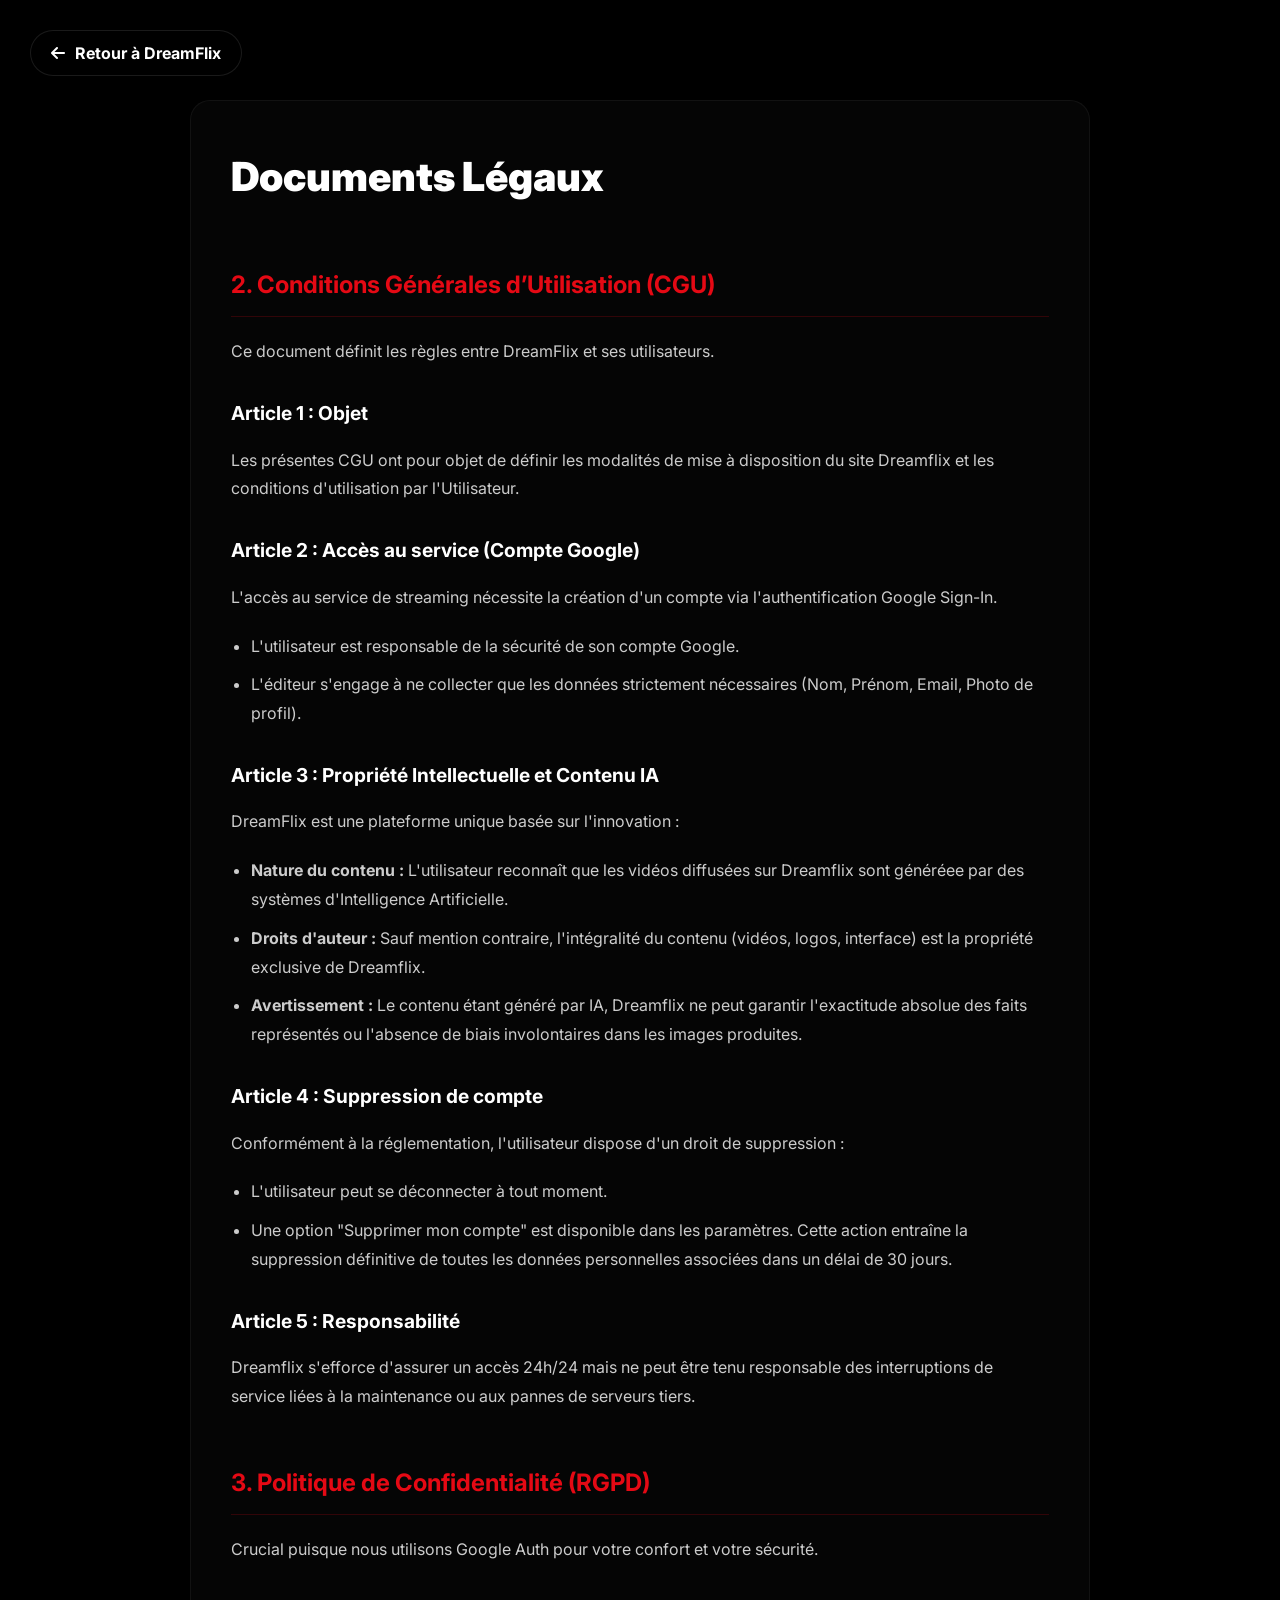
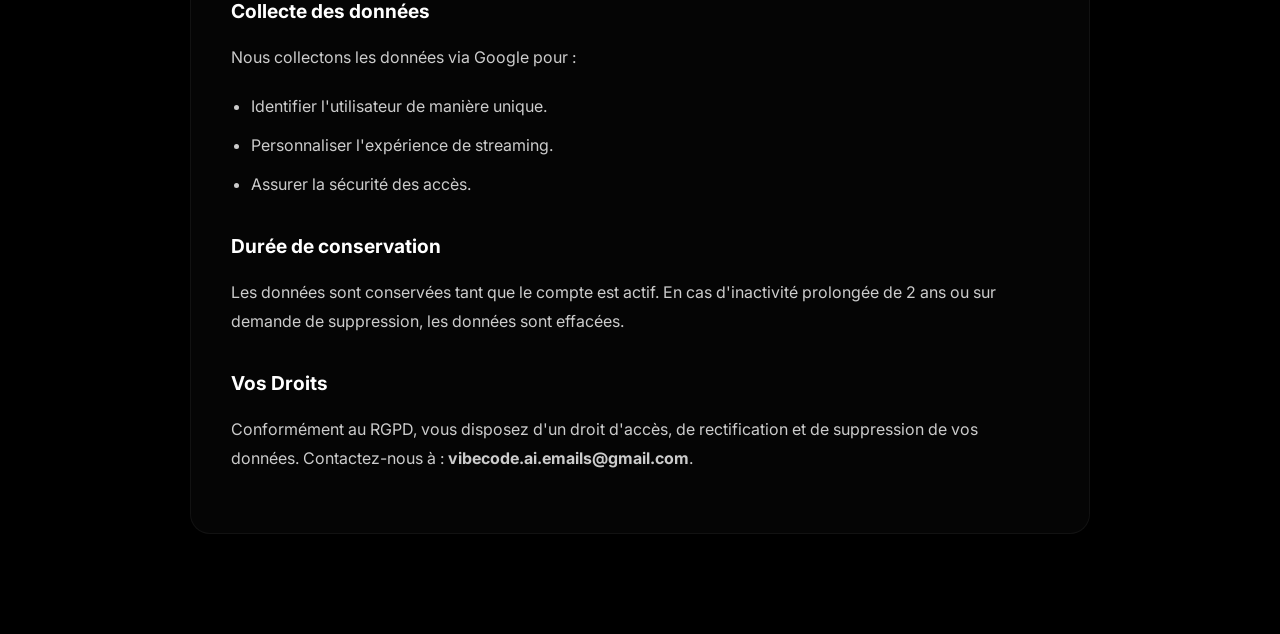
<file: legal.html>
<!DOCTYPE html>
<html lang="fr">
<head>
    <meta charset="UTF-8">
    <meta name="viewport" content="width=device-width, initial-scale=1.0">
    <title>DreamFlix — Documents Légaux</title>
    <link rel="stylesheet" href="style.css">
    <link rel="stylesheet" href="https://cdnjs.cloudflare.com/ajax/libs/font-awesome/6.4.0/css/all.min.css">
    <link href="https://fonts.googleapis.com/css2?family=Inter:wght@400;500;700;900&display=swap" rel="stylesheet">
    <style>
        .legal-container {
            max-width: 900px;
            margin: 100px auto;
            padding: 40px;
            background: rgba(255,255,255,0.02);
            border-radius: 20px;
            border: 1px solid rgba(255,255,255,0.05);
            line-height: 1.8;
            color: #ccc;
        }
        h1 { color: #fff; font-size: 2.5rem; margin-bottom: 40px; font-weight: 900; }
        h2 { color: var(--brand); font-size: 1.5rem; margin-top: 50px; margin-bottom: 20px; font-weight: 700; border-bottom: 1px solid rgba(229, 9, 20, 0.2); padding-bottom: 10px; }
        h3 { color: #fff; font-size: 1.2rem; margin-top: 30px; margin-bottom: 15px; font-weight: 700; }
        p { margin-bottom: 20px; }
        ul { margin-bottom: 20px; padding-left: 20px; }
        li { margin-bottom: 10px; }
        .back-nav {
            position: fixed; top: 30px; left: 30px;
            display: flex; align-items: center; gap: 10px;
            color: #fff; text-decoration: none; font-weight: 700;
            background: rgba(0,0,0,0.5); padding: 10px 20px;
            border-radius: 50px; border: 1px solid rgba(255,255,255,0.1);
            backdrop-filter: blur(10px); transition: 0.2s;
        }
        .back-nav:hover { background: var(--brand); border-color: var(--brand); }
    </style>
</head>
<body>

    <a href="index.html" class="back-nav"><i class="fas fa-arrow-left"></i> Retour à DreamFlix</a>

    <div class="legal-container">
        <h1>Documents Légaux</h1>

        <section id="cgu">
            <h2>2. Conditions Générales d’Utilisation (CGU)</h2>
            <p>Ce document définit les règles entre DreamFlix et ses utilisateurs.</p>

            <h3>Article 1 : Objet</h3>
            <p>Les présentes CGU ont pour objet de définir les modalités de mise à disposition du site Dreamflix et les conditions d'utilisation par l'Utilisateur.</p>

            <h3>Article 2 : Accès au service (Compte Google)</h3>
            <p>L'accès au service de streaming nécessite la création d'un compte via l'authentification Google Sign-In.</p>
            <ul>
                <li>L'utilisateur est responsable de la sécurité de son compte Google.</li>
                <li>L'éditeur s'engage à ne collecter que les données strictement nécessaires (Nom, Prénom, Email, Photo de profil).</li>
            </ul>

            <h3>Article 3 : Propriété Intellectuelle et Contenu IA</h3>
            <p>DreamFlix est une plateforme unique basée sur l'innovation :</p>
            <ul>
                <li><strong>Nature du contenu :</strong> L'utilisateur reconnaît que les vidéos diffusées sur Dreamflix sont généréee par des systèmes d'Intelligence Artificielle.</li>
                <li><strong>Droits d'auteur :</strong> Sauf mention contraire, l'intégralité du contenu (vidéos, logos, interface) est la propriété exclusive de Dreamflix.</li>
                <li><strong>Avertissement :</strong> Le contenu étant généré par IA, Dreamflix ne peut garantir l'exactitude absolue des faits représentés ou l'absence de biais involontaires dans les images produites.</li>
            </ul>

            <h3>Article 4 : Suppression de compte</h3>
            <p>Conformément à la réglementation, l'utilisateur dispose d'un droit de suppression :</p>
            <ul>
                <li>L'utilisateur peut se déconnecter à tout moment.</li>
                <li>Une option "Supprimer mon compte" est disponible dans les paramètres. Cette action entraîne la suppression définitive de toutes les données personnelles associées dans un délai de 30 jours.</li>
            </ul>

            <h3>Article 5 : Responsabilité</h3>
            <p>Dreamflix s'efforce d'assurer un accès 24h/24 mais ne peut être tenu responsable des interruptions de service liées à la maintenance ou aux pannes de serveurs tiers.</p>
        </section>

        <section id="rgpd">
            <h2>3. Politique de Confidentialité (RGPD)</h2>
            <p>Crucial puisque nous utilisons Google Auth pour votre confort et votre sécurité.</p>

            <h3>Collecte des données</h3>
            <p>Nous collectons les données via Google pour :</p>
            <ul>
                <li>Identifier l'utilisateur de manière unique.</li>
                <li>Personnaliser l'expérience de streaming.</li>
                <li>Assurer la sécurité des accès.</li>
            </ul>

            <h3>Durée de conservation</h3>
            <p>Les données sont conservées tant que le compte est actif. En cas d'inactivité prolongée de 2 ans ou sur demande de suppression, les données sont effacées.</p>

            <h3>Vos Droits</h3>
            <p>Conformément au RGPD, vous disposez d'un droit d'accès, de rectification et de suppression de vos données. Contactez-nous à : <strong>vibecode.ai.emails@gmail.com</strong>.</p>
        </section>
    </div>

</body>
</html>
</file>
<file: style.css>
/* ===================================================
   DreamFlix — Global Shared Stylesheet
   =================================================== */

/* --- Smooth Scroll & Hide Scrollbars --- */
html.lenis, html.lenis body { height: auto; }
.lenis.lenis-smooth { scroll-behavior: auto !important; }
::-webkit-scrollbar { display: none; }
* { -ms-overflow-style: none; scrollbar-width: none; }

:root {
    --brand: #E50914;
    --bg: #000;
    --bg2: #141414;
    --bg3: #1c1c1c;
    --text: #fff;
    --muted: #808080;
    --soft: rgba(255,255,255,0.08);
    --border: rgba(255,255,255,0.1);
    --glass: rgba(14,14,14,0.75);
    --blur: blur(20px);
    --font: 'Inter', system-ui, Arial, sans-serif;
    --r: 10px;
    --sidebar-w: 220px;
    --nav-h: 65px;
    --fast: 0.25s;
}

* { margin: 0; padding: 0; box-sizing: border-box; }
body {
    background: var(--bg);
    color: var(--text);
    font-family: var(--font);
    overflow-x: hidden;
    line-height: 1.5;
    -webkit-font-smoothing: antialiased;
}

/* ===================================================
   NAVBAR
   =================================================== */
.df-nav {
    position: fixed; top: 0; left: 0; width: 100%; height: var(--nav-h);
    padding: 0 24px;
    display: flex; align-items: center; justify-content: space-between;
    background: linear-gradient(to bottom, rgba(0,0,0,0.9), transparent);
    z-index: 3000;
    transition: background var(--fast);
}
.df-nav.scrolled { background: rgba(0,0,0,0.97); border-bottom: 1px solid var(--border); }

/* LOGO — small, no glow, white background removed via mix-blend-mode */
.df-logo {
    width: 110px;
    flex-shrink: 0;
    cursor: pointer;
}
.df-logo img {
    width: 100%;
    display: block;
    mix-blend-mode: screen; /* Makes white bg invisible on dark nav */
    filter: brightness(1.05);
}

.nav-links-top {
    display: flex; gap: 22px; list-style: none; font-size: 0.82rem;
}
.nav-links-top li { 
    color: rgba(255,255,255,0.65); cursor: pointer; transition: color var(--fast);
    white-space: nowrap;
}
.nav-links-top li:hover, .nav-links-top li.active { color: #fff; }
.nav-links-top li.active { font-weight: 700; }

.nav-center {
    flex: 1;
    max-width: 520px;
    margin: 0 20px;
    position: relative;
}
.nav-search {
    width: 100%; padding: 8px 36px 8px 36px;
    background: rgba(255,255,255,0.08);
    border: 1px solid rgba(255,255,255,0.12);
    border-radius: 25px; color: #fff; outline: none; font-size: 0.85rem;
    transition: background var(--fast);
}
.nav-search:focus { background: rgba(255,255,255,0.14); }
.nav-search::placeholder { color: var(--muted); }
.nav-search-icon { position: absolute; left: 12px; top: 50%; transform: translateY(-50%); color: var(--muted); font-size: 0.85rem; }

.nav-right { display: flex; align-items: center; gap: 24px; padding-left: 20px; }
.nav-right i { cursor: pointer; color: #fff; font-size: 1.1rem; transition: opacity var(--fast); }
.nav-right i:hover { opacity: 0.7; }
.nav-avatar {
    width: 32px; height: 32px; border-radius: 6px;
    background: url('https://upload.wikimedia.org/wikipedia/commons/0/0b/Netflix-avatar.png') center/cover;
    cursor: pointer; flex-shrink: 0;
}

/* ===================================================
   SIDEBAR (Desktop)
   =================================================== */
.df-sidebar {
    position: fixed; top: var(--nav-h); left: 0;
    width: var(--sidebar-w); height: calc(100vh - var(--nav-h));
    background: var(--bg); border-right: 1px solid var(--border);
    padding: 30px 14px; overflow-y: auto;
    z-index: 2000;
    display: none; /* shown via media query */
    flex-direction: column;
    gap: 8px;
}

.sidebar-group { margin-bottom: 25px; position: relative; }
.sidebar-label { font-size: 0.65rem; letter-spacing: 2.5px; color: var(--muted); text-transform: uppercase; padding: 0 12px; margin-bottom: 12px; opacity: 0.6; }

.sidebar-link {
    display: flex; align-items: center; gap: 14px;
    padding: 12px 18px; position: relative;
    color: rgba(255,255,255,0.6); font-size: 0.9rem; cursor: pointer;
    text-decoration: none; border-radius: 14px;
    transition: all 0.28s cubic-bezier(0.2, 0.9, 0.4, 1.1);
    border: 1px solid transparent;
}

/* Modern Red Hover Effect - Inspired by NEO|EDGE */
.sidebar-link:hover {
    background: linear-gradient(95deg, #ff3c00, #e50914);
    color: #fff;
    transform: translateX(8px) scale(1.02);
    border-color: rgba(255, 120, 80, 0.4);
    box-shadow: 0 10px 20px -8px rgba(229, 9, 20, 0.5), 0 0 0 1px rgba(255, 100, 40, 0.2) inset;
}

.sidebar-link.active {
    background: rgba(229, 9, 20, 0.1);
    color: var(--brand);
    font-weight: 700;
    border-color: rgba(229, 9, 20, 0.2);
}

.sidebar-link:hover i {
    transform: scale(1.15) translateX(2px);
}

.sidebar-link i { width: 20px; text-align: center; flex-shrink: 0; transition: transform 0.2s ease; }

/* ===================================================
   PAGE LAYOUT
   =================================================== */
.df-page { padding-top: var(--nav-h); }
.df-page-with-sidebar { padding-left: var(--sidebar-w); }

/* ===================================================
   HERO BILLBOARD
   =================================================== */
.df-hero {
    position: relative; width: 100%; height: 88vh;
    overflow: hidden;
}
.df-hero-img {
    position: absolute; inset: 0; width: 100%; height: 100%;
    object-fit: cover; object-position: center;
}
.df-hero-overlay {
    position: absolute; inset: 0;
    background: linear-gradient(90deg, rgba(0,0,0,0.92) 0%, rgba(0,0,0,0.5) 50%, rgba(0,0,0,0.1) 100%),
                linear-gradient(0deg, rgba(0,0,0,1) 0%, transparent 35%);
}
.df-hero-content {
    position: absolute; bottom: 18%; left: 5%; width: 44%;
    z-index: 10;
}
.df-hero-badge { font-size: 0.7rem; letter-spacing: 2px; text-transform: uppercase; color: var(--brand); margin-bottom: 12px; font-weight: 700; }
.df-hero-title { font-size: 4.5rem; font-weight: 900; line-height: 1; margin-bottom: 12px; }
.df-hero-meta { display: flex; align-items: center; gap: 12px; font-size: 0.9rem; margin-bottom: 18px; }
.df-hero-match { color: #46d369; font-weight: 700; }
.df-hero-rating { border: 1px solid rgba(255,255,255,0.4); padding: 1px 6px; font-size: 0.7rem; }
.df-hero-desc { color: rgba(255,255,255,0.85); font-size: 1rem; line-height: 1.6; margin-bottom: 28px; }
.df-hero-actions { display: flex; align-items: center; gap: 12px; }

/* Pill Buttons */
.btn-pill { padding: 12px 30px; border-radius: 50px; border: none; font-weight: 700; font-size: 0.95rem; cursor: pointer; display: inline-flex; align-items: center; gap: 8px; transition: all var(--fast); flex-shrink: 0; }
.btn-pill-white { background: #fff; color: #000; }
.btn-pill-white:hover { background: rgba(255,255,255,0.85); }
.btn-pill-ghost { background: rgba(100,100,110,0.4); color: #fff; backdrop-filter: blur(10px); }
.btn-pill-ghost:hover { background: rgba(100,100,110,0.6); }
.btn-pill-icon { width: 45px; height: 45px; border-radius: 50%; border: 2px solid #fff; background: transparent; color: #fff; cursor: pointer; display: inline-flex; align-items: center; justify-content: center; font-size: 1rem; transition: all var(--fast); flex-shrink: 0; }
.btn-pill-icon:hover { background: rgba(255,255,255,0.2); }

/* ===================================================
   CONTENT CATALOG
   =================================================== */
.df-catalog { padding: 20px 5% 80px; }
.df-row { margin-bottom: 40px; }
.df-row-header { font-size: 1.15rem; font-weight: 600; margin-bottom: 14px; display: flex; align-items: center; justify-content: space-between; }
.df-row-more { font-size: 0.75rem; color: var(--muted); cursor: pointer; transition: color var(--fast); }
.df-row-more:hover { color: #fff; }

.df-slider-wrap { position: relative; }
.df-slider {
    display: flex; gap: 10px; overflow-x: auto;
    padding: 10px 0;
    scroll-behavior: smooth;
}

.df-card {
    flex: 0 0 220px; border-radius: var(--r); overflow: hidden;
    background: var(--bg2); cursor: pointer; position: relative;
    transition: transform var(--fast), box-shadow var(--fast);
}
.df-card:hover { transform: scale(1.07); z-index: 100; box-shadow: 0 15px 40px rgba(0,0,0,0.8); }
.df-card img { width: 100%; aspect-ratio: 16/9; object-fit: cover; display: block; }
.df-card-body { padding: 12px; }
.df-card-title { font-size: 0.85rem; font-weight: 600; }
.df-card-sub { font-size: 0.72rem; color: var(--muted); margin-top: 4px; }
.df-progress { height: 3px; background: rgba(255,255,255,0.15); }
.df-progress-fill { height: 100%; background: var(--brand); }

/* Scroll Arrows */
.df-arrow {
    position: absolute; top: 50%; transform: translateY(-50%);
    width: 38px; height: 38px; border-radius: 50%; border: none;
    background: rgba(20,20,20,0.9); backdrop-filter: blur(10px);
    color: #fff; font-size: 1.2rem; cursor: pointer;
    display: flex; align-items: center; justify-content: center;
    opacity: 0; transition: opacity var(--fast);
    z-index: 10;
}
.df-slider-wrap:hover .df-arrow { opacity: 1; }
.df-arrow.left { left: -18px; }
.df-arrow.right { right: -18px; }
.df-arrow:hover { background: rgba(229,9,20,0.8); }

/* ===================================================
   GENERIC PAGE SHELL (Series, Movies, etc.)
   =================================================== */
.page-shell { padding: 40px 5%; min-height: 80vh; }
.page-shell h1 { font-size: 2.5rem; font-weight: 900; margin-bottom: 10px; }
.page-shell .page-subtitle { color: var(--muted); margin-bottom: 40px; }

/* Tag Filters (chips) */
.chips { display: flex; flex-wrap: wrap; gap: 10px; margin-bottom: 35px; }
.chip { padding: 8px 22px; border-radius: 50px; background: var(--soft); border: 1px solid var(--border); font-size: 0.82rem; cursor: pointer; transition: all var(--fast); white-space: nowrap; }
.chip:hover { background: rgba(255,255,255,0.12); }
.chip.active { background: var(--brand); border-color: var(--brand); font-weight: 700; }

/* Content Grid */
.df-grid { display: grid; grid-template-columns: repeat(auto-fill, minmax(180px, 1fr)); gap: 16px; }
.df-grid-card { border-radius: var(--r); overflow: hidden; background: var(--bg2); cursor: pointer; transition: transform var(--fast); }
.df-grid-card:hover { transform: scale(1.04); }
.df-grid-card img { width: 100%; aspect-ratio: 2/3; object-fit: cover; display: block; }
.df-grid-card-body { padding: 10px; }
.df-grid-card-title { font-size: 0.82rem; font-weight: 600; }
.df-grid-card-meta { font-size: 0.7rem; color: var(--muted); margin-top: 3px; }

/* Empty State */
.add-fav-btn { transition: none !important; }
.empty-state { text-align: center; padding: 80px 20px; color: var(--muted); }
.empty-state .icon { font-size: 3.5rem; margin-bottom: 20px; }
.empty-state h3 { font-size: 1.4rem; color: #fff; margin-bottom: 10px; }
.empty-state p { font-size: 0.9rem; max-width: 400px; margin: 0 auto; line-height: 1.6; }

/* Settings */
.settings-section { background: var(--bg2); border-radius: var(--r); padding: 25px; margin-bottom: 20px; }
.settings-section h3 { font-size: 1rem; font-weight: 700; margin-bottom: 20px; border-bottom: 1px solid var(--border); padding-bottom: 12px; }
.settings-row { display: flex; justify-content: space-between; align-items: center; padding: 12px 0; border-bottom: 1px solid var(--border); }
.settings-row:last-child { border: none; }
.settings-label { font-size: 0.88rem; }
.settings-sub { font-size: 0.72rem; color: var(--muted); }
.toggle { width: 44px; height: 24px; background: rgba(255,255,255,0.2); border-radius: 50px; position: relative; cursor: pointer; flex-shrink: 0; }
.toggle.on { background: var(--brand); }
.toggle::after { content: ''; position: absolute; top: 3px; left: 3px; width: 18px; height: 18px; background: #fff; border-radius: 50%; transition: left var(--fast); }
.toggle.on::after { left: 23px; }

/* Friends Section */
.friend-card { display: flex; align-items: center; gap: 15px; padding: 15px; background: var(--bg2); border-radius: var(--r); margin-bottom: 12px; }
.friend-avatar { width: 48px; height: 48px; border-radius: 50%; object-fit: cover; background: var(--bg3); flex-shrink: 0; }
.friend-info h4 { font-size: 0.9rem; }
.friend-info p { font-size: 0.75rem; color: var(--muted); }
.friend-watching { margin-left: auto; font-size: 0.72rem; color: var(--brand); white-space: nowrap; }

/* ===================================================
   LIQUID GLASS MOBILE DOCK (Bottom Navigation)
   =================================================== */
.df-mobile-bar {
    display: none;
    position: fixed; bottom: 15px; left: 50%; transform: translateX(-50%);
    width: 95%; max-width: 500px; height: 68px;
    z-index: 5000;
}

.liquidGlass-wrapper {
    position: relative; width: 100%; height: 100%;
    background: rgba(12, 12, 12, 0.95); /* Reduced glassmorphism for better visibility */
    border: 1px solid rgba(255, 255, 255, 0.15);
    border-radius: 20px;
    box-shadow: 0 15px 45px rgba(0,0,0,0.6);
    overflow: hidden;
    display: flex; align-items: center; justify-content: space-around;
}

/* Glass Detail Layers Reduced */
.liquidGlass-effect { position: absolute; inset: 0; filter: url('#glass-distortion'); pointer-events: none; opacity: 0.15; }
.liquidGlass-tint { position: absolute; inset: 0; background: linear-gradient(to bottom, rgba(255,255,255,0.02), transparent); pointer-events: none; }
.liquidGlass-shine { display: none; } /* Simplified */

.liquidGlass-icons {
    display: flex; width: 100%; height: 100%;
    align-items: center; justify-content: space-around;
    padding: 0 10px; z-index: 5;
}

.mobile-tab {
    display: flex; flex-direction: column; align-items: center; gap: 2px;
    color: #fff; /* Default All White */
    cursor: pointer; text-decoration: none;
    transition: transform 0.3s cubic-bezier(0.175, 0.885, 0.32, 1.275), color 0.2s;
    flex: 1; padding: 10px 0;
}
.mobile-tab i { font-size: 1.25rem; transition: transform 0.2s; }
.mobile-tab span { font-size: 0.58rem; font-weight: 500; opacity: 0.8; }

/* Magnification Effect */
.mobile-tab:hover { transform: translateY(-8px) scale(1.25); }

/* RGB Diamond Effect */
@keyframes rgb-flow {
    0% { color: #ff0000; }
    20% { color: #ffff00; }
    40% { color: #00ff00; }
    60% { color: #00ffff; }
    80% { color: #0000ff; }
    100% { color: #ff0000; }
}

.rgb-icon {
    animation: rgb-flow 3s linear infinite !important;
    text-shadow: 0 0 8px rgba(255,255,255,0.2) !important;
}

/* Home stays white, Leaderboard goes Red, Subs go RGB */
.mobile-tab.active i { color: var(--brand); text-shadow: 0 0 15px rgba(229,9,20,0.5); }
.mobile-tab-home.active i { color: #fff !important; text-shadow: none !important; }
.mobile-tab-fans i { color: var(--brand) !important; text-shadow: 0 0 10px rgba(229,9,20,0.3); }

/* ===================================================
   RESPONSIVE
   =================================================== */
@media (min-width: 1024px) {
    .df-sidebar { display: flex; }
    .df-page-with-sidebar { padding-left: var(--sidebar-w); }
    .nav-links-top { display: none; }
    .nav-center { display: block; }
}

@media (max-width: 1023px) {
    .df-sidebar { display: none; }
    .df-page-with-sidebar { padding-left: 0; }
    .nav-center { display: none; }
    .nav-links-top { display: flex; gap: 18px; font-size: 0.78rem; padding-right: 10px; }
    .df-mobile-bar { display: block; }
    body { padding-bottom: 95px; }

    .df-hero-content {
        left: 0; right: 0; width: 100%; text-align: center;
        padding: 0 20px; bottom: 15%;
    }
    .df-hero-title { font-size: 2rem; margin-bottom: 8px; line-height: 1.1; }
    .df-hero-meta { justify-content: center; gap: 15px; margin-bottom: 25px; }
    .df-hero-actions { justify-content: center; }

    .df-hero { height: 65vh; }
    .df-hero-img { object-position: center top; }
    .df-hero-desc { display: none; } /* Cleaner on mobile */

    .df-grid { grid-template-columns: repeat(auto-fill, minmax(140px, 1fr)); }
    .df-card { flex: 0 0 160px; }

    /* Fix mobile header items */
    .df-nav { padding: 0 12px !important; }
    .nav-right { gap: 8px; padding-left: 0; margin-right: 8px; }
    .nav-right i.fa-bell { display: none; }
    .nav-avatar { margin-left: 0; }

    /* Leaderboard Title Fix */
    .page-shell h1.leaderboard-title { 
        font-size: 1.5rem; flex-direction: column; text-align: center; justify-content: center;
        gap: 10px; margin-bottom: 5px;
    }
    .page-shell .page-subtitle { text-align: center; font-size: 0.85rem; }

    /* Teleparty Spacing */
    .tp-soon-page { padding-top: 100px !important; }

    /* Table Column Hider */
    .hide-mobile { display: none !important; }
}

@media (max-width: 480px) {
    .df-logo { width: 90px; }
    .df-hero-title { font-size: 2.2rem; }
    .btn-pill { padding: 10px 22px; font-size: 0.85rem; }
    .df-catalog { padding: 15px 4% 80px; }
}

/* ===================================================
   ULTRA-PREMIUM UI EFFECTS (Liquid Card Glow & Animated Inputs)
   =================================================== */

:root {
    --light-size: 300px;
}

/* Card Glow Effect */
.df-card, .df-grid-card {
    position: relative;
    transition: transform 0.3s;
}

.df-card:before, .df-grid-card:before {
    content: "";
    background-image: 
        conic-gradient(from 0deg at var(--mouse-x, 50%) var(--mouse-y, 50%), 
        #FFBD8C 0%, #E50914 11%, #E50914 15%, #F882FF 27%, #F882FF 31%, #8785FE 42%, #8785FE 46%, #9AFCFF 55%, #9AFCFF 59%, #99FD9C 70%, #99FD9C 74%, #FFFD84 87%, #FFFD84 91%, #FFBD8C 100%), 
        radial-gradient(calc(var(--light-size)*1.5) circle at var(--mouse-x, 50%) var(--mouse-y, 50%), 
        rgba(255,255,255,.7), rgba(0, 0, 0, .5) 50%), 
        radial-gradient(calc(var(--light-size)*1.5) circle at var(--mouse-x, 50%) var(--mouse-y, 50%), 
        transparent, rgba(33,22,44,0.3) 60%, transparent 120%);
    background-blend-mode: hue, color-dodge;
    border-radius: inherit;
    opacity: 0;
    width: calc(100% + 4px); height: calc(100% + 4px);
    position: absolute; left: -2px; top: -2px;
    z-index: -1;
    transition: opacity 0.5s ease;
    pointer-events: none;
}

.df-card:hover:before, .df-grid-card:hover:before {
    opacity: 1;
}

/* Expandable Premium Button */
button.expand {
    --button-height: 48px;
    overflow: hidden; outline: none;
    background-color: #1a1a1a;
    border-radius: 12px;
    padding: 12px 25px;
    font-size: 0.95rem;
    border: 1px solid rgba(255,255,255,0.1);
    color: white;
    cursor: pointer; position: relative;
    transition: padding 0.3s, background 0.3s;
    font-weight: 600;
}
button.expand:hover { background: #222; }

.expand-icon {
    position: absolute; top: 0; right: 0;
    height: var(--button-height);
    width: var(--button-height);
    border-left: 1px solid rgba(255,255,255,0.1);
    display: flex; justify-content: center; align-items: center;
    transform: translateX(calc(var(--button-height) + 1px));
    transition: transform 0.3s;
}
.expand-icon svg { width: 14px; height: 14px; transition: transform 0.3s; }
.expand-icon svg.second { display: none; transform: scale(0); }

button.expand:hover, button.expand.loading { padding-right: calc(25px + var(--button-height)); }
button.expand:hover > .expand-icon, button.expand.loading > .expand-icon { transform: translateX(0); }
button.expand.loading > .expand-icon > svg { transform: scale(0); }

.loader {
    width: 24px; height: 24px;
    border: 3px solid rgba(255,255,255,0.1);
    border-top-color: #fff;
    border-radius: 50%;
    animation: rotate 0.8s linear infinite;
    position: absolute; opacity: 0; transition: opacity 0.3s;
}
@keyframes rotate { from { transform: rotate(0deg); } to { transform: rotate(360deg); } }

button.expand.loading span.loader { opacity: 1; }
button.expand.loaded span.loader { opacity: 0 !important; }
button.expand.loaded .expand-icon svg.first { display: none; }
button.expand.loaded .expand-icon svg.second { display: block; transform: scale(1.5); }

/* Premium Switches & Checkboxes */
.cb-label, .rb-label, .sw-label {
    --toggle: rgba(255,255,255,0.05);
    --toggle-border: rgba(255,255,255,0.2);
    --toggle-inner: #fff;
    position: relative; cursor: pointer; display: inline-flex; align-items: center;
    gap: 12px;
}
.cb-label input, .rb-label input, .sw-label input { display: none; }

.custom-switch {
    width: 44px; height: 24px;
    background: var(--toggle);
    border: 1px solid var(--toggle-border);
    border-radius: 20px;
    transition: background 0.3s, border-color 0.3s;
    position: relative;
}
.custom-switch:after {
    content: ""; position: absolute; top: 3px; left: 3px;
    width: 16px; height: 16px; background: #fff;
    border-radius: 50%; transition: transform 0.3s cubic-bezier(0.175, 0.885, 0.32, 1.275);
}
.sw-label input:checked + .custom-switch { background: var(--brand); border-color: var(--brand); }
.sw-label input:checked + .custom-switch:after { transform: translateX(20px); }

.custom-checkbox { width: 22px; height: 22px; border: 2px solid var(--toggle-border); border-radius: 6px; position: relative; transition: 0.3s; }
.sw-label input:checked + .custom-checkbox { background: var(--brand); border-color: var(--brand); }
.sw-label input:checked + .custom-checkbox:after {
    content: "\f00c"; font-family: "Font Awesome 6 Free"; font-weight: 900;
    font-size: 0.7rem; color: #fff; position: absolute; inset: 0;
    display: flex; align-items: center; justify-content: center;
}

/* ===================================================
   GALACTIC WATCH BUTTON (Hero Section)
   =================================================== */
.galaxy-button {
    --transition: 0.25s;
    --spark: 1.8s;
    --hue: 0; /* DreamFlix Red */
    --active: 0;
    position: relative; scale: calc(1 + (var(--active) * 0.1));
    transition: scale var(--transition); display: inline-block;
}
.galaxy-button button {
    --cut: 0.1em;
    --bg: radial-gradient(120% 120% at 126% 126%, hsl(var(--hue) calc(var(--active) * 97%) 98% / calc(var(--active) * 0.9)) 40%, transparent 50%) calc(100px - (var(--active) * 100px)) 0 / 100% 100% no-repeat, 
          radial-gradient(120% 120% at 120% 120%, hsl(var(--hue) calc(var(--active) * 97%) 70% / calc(var(--active) * 1)) 30%, transparent 70%) calc(100px - (var(--active) * 100px)) 0 / 100% 100% no-repeat,
          hsl(var(--hue) calc(var(--active) * 100%) calc(12% - (var(--active) * 8%)));
    background: var(--bg);
    font-size: 0.95rem; font-weight: 700; border: 0; cursor: pointer;
    padding: 12px 28px; display: flex; align-items: center; gap: 10px;
    white-space: nowrap; border-radius: 2rem; position: relative;
    box-shadow: 0 0 calc(var(--active) * 3em) calc(var(--active) * 1em) hsl(var(--hue) 97% 61% / 0.5);
    transition: box-shadow var(--transition), scale var(--transition), background var(--transition);
    transform-style: preserve-3d; perspective: 100vmin; overflow: hidden;
    color: #fff;
}
.galaxy-button:hover { --active: 1; }
.galaxy-button:active { scale: 1; }

.star {
    height: calc(var(--size) * 1px); aspect-ratio: 1;
    background: white; border-radius: 50%; position: absolute;
    opacity: var(--alpha); top: 50%; left: 50%;
    transform: translate(-50%, -50%) rotate(10deg) rotate(0deg) translateY(calc(var(--distance) * 1px));
    animation: orbit calc(var(--duration) * 1s) calc(var(--delay) * -1s) infinite linear;
}
@keyframes orbit { to { transform: translate(-50%, -50%) rotate(10deg) rotate(360deg) translateY(calc(var(--distance) * 1px)); } }
.galaxy {
    position: absolute; width: 100%; aspect-ratio: 1;
    top: 50%; left: 50%; translate: -50% -50%;
    overflow: hidden; opacity: var(--active); transition: opacity var(--transition);
}
.galaxy__ring {
    height: 200%; width: 200%; position: absolute;
    top: 50%; left: 50%; border-radius: 50%;
    transform: translate(-28%, -40%) rotateX(-24deg) rotateY(-30deg) rotateX(90deg);
    transform-style: preserve-3d;
}
.spark {
    position: absolute; inset: 0; border-radius: 2rem; rotate: 0deg;
    overflow: hidden; mask: linear-gradient(white, transparent 50%);
    animation: flip calc(var(--spark) * 2) infinite steps(2, end);
}
@keyframes flip { to { rotate: 360deg; } }
.spark:before {
    content: ""; position: absolute; width: 200%; aspect-ratio: 1;
    top: 0%; left: 50%; z-index: -1; translate: -50% -15%;
    rotate: 0; transform: rotate(-90deg);
    opacity: calc((var(--active)) + 0.4);
    background: conic-gradient(from 0deg, transparent 0 340deg, white 360deg);
    transition: opacity var(--transition);
    animation: rotate-spark var(--spark) linear infinite both;
}
@keyframes rotate-spark { to { transform: rotate(90deg); } }
.backdrop { position: absolute; inset: 0.1em; background: var(--bg); border-radius: 2rem; transition: background var(--transition); }
.text {
    position: relative; z-index: 2;
    display: flex; align-items: center; gap: 8px;
    color: hsl(0 0% calc(80% + (var(--active) * 20%)));
}
.text i { font-size: 0.8rem; }

/* ===================================================
   SKELETON LOADING SYSTEM
   =================================================== */
.skeleton {
    background: linear-gradient(90deg, #121212 25%, #1d1d1d 50%, #121212 75%);
    background-size: 200% 100%;
    animation: skeleton-shimmer 1.5s infinite linear;
    border-radius: 8px;
}

@keyframes skeleton-shimmer {
    0% { background-position: 200% 0; }
    100% { background-position: -200% 0; }
}

.skeleton-card {
    flex: 0 0 160px; height: 240px; border-radius: 8px;
}

.skeleton-hero {
    width: 100%; height: 70vh; background: #121212;
    display: flex; flex-direction: column; justify-content: flex-end; padding: 5%;
}

.skeleton-line { height: 12px; margin-bottom: 10px; border-radius: 6px; }
.skeleton-line.title { height: 40px; width: 40%; margin-bottom: 20px; }
.skeleton-line.desc { height: 14px; width: 60%; }

/* ===================================================
   PREMIUM & SUBSCRIPTIONS STYLES
   =================================================== */

/* Gold Member - Red Glow */
.user-gold {
    color: #ff3c00 !important;
    text-shadow: 0 0 12px rgba(255, 60, 0, 0.5);
    font-weight: 800;
}

/* Diamant Pro Member - RGB Animation */
@keyframes rgb-text {
    0% { color: #ff0000; text-shadow: 0 0 15px rgba(255,0,0,0.6); }
    20% { color: #ff8000; }
    40% { color: #ffff00; }
    60% { color: #00ff00; }
    80% { color: #0000ff; }
    100% { color: #ff0000; text-shadow: 0 0 15px rgba(255,0,0,0.6); }
}
.user-diamant {
    animation: rgb-text 4s linear infinite;
    font-weight: 900;
    display: inline-flex;
    align-items: center;
    gap: 6px;
}
.crown-icon {
    color: #FFD700;
    filter: drop-shadow(0 0 5px rgba(255, 215, 0, 0.5));
}

/* Pulsing Button */
@keyframes pulse-btn {
    0% { transform: scale(1); box-shadow: 0 0 0 0 rgba(229, 9, 20, 0.6); }
    70% { transform: scale(1.05); box-shadow: 0 0 0 15px rgba(229, 9, 20, 0); }
    100% { transform: scale(1); box-shadow: 0 0 0 0 rgba(229, 9, 20, 0); }
}
.pulse-premium {
    animation: pulse-btn 2s infinite;
}

/* Subscription Cards - Enhanced */
.pricing-grid {
    display: grid;
    grid-template-columns: repeat(auto-fit, minmax(320px, 1fr));
    gap: 30px;
    margin-top: 50px;
    max-width: 900px;
}
.pricing-card {
    background: rgba(14,14,14,0.85);
    border: 1px solid rgba(255,255,255,0.08);
    border-radius: 28px;
    padding: 60px 45px;
    text-align: center;
    transition: all 0.4s cubic-bezier(0.23, 1, 0.32, 1);
    position: relative;
    overflow: hidden;
    backdrop-filter: blur(40px);
}
.pricing-card:hover {
    transform: translateY(-12px);
}

.pricing-card.gold {
    border: 1px solid rgba(255, 60, 0, 0.2);
    box-shadow: 0 20px 60px rgba(0,0,0,0.6);
}
.pricing-card.gold:hover {
    border-color: rgba(255, 60, 0, 0.6);
    box-shadow: 0 30px 80px rgba(255, 60, 0, 0.15);
}

.pricing-card.diamant {
    border: 1px solid rgba(0, 255, 255, 0.15);
    box-shadow: 0 20px 60px rgba(0,0,0,0.6);
}
.pricing-card.diamant:hover {
    border-color: rgba(0, 255, 255, 0.6);
    box-shadow: 0 30px 80px rgba(0, 255, 255, 0.15);
}

/* Shiny Sweep Animation for Buttons */
@keyframes shiny-sweep {
    0% { transform: translateX(-200%) skew(-30deg); }
    15% { transform: translateX(200%) skew(-30deg); }
    100% { transform: translateX(200%) skew(-30deg); }
}
.btn-shiny {
    position: relative;
    overflow: hidden;
}
.btn-shiny::after {
    content: '';
    position: absolute;
    top: -50%; left: -50%; width: 60px; height: 200%;
    background: linear-gradient(90deg, transparent, rgba(255,255,255,0.4), transparent);
    animation: shiny-sweep 4s infinite cubic-bezier(0.4, 0, 0.2, 1);
}

.price-value {
    font-size: 3.5rem;
    font-weight: 900;
    margin: 25px 0;
    letter-spacing: -2px;
}
.price-value span {
    font-size: 1.1rem;
    color: var(--muted);
    font-weight: 500;
    letter-spacing: 0;
}
.benefit-list {
    list-style: none;
    text-align: left;
    margin: 40px 0;
    font-size: 0.95rem;
}
.benefit-list li {
    padding: 12px 0;
    border-bottom: 1px solid rgba(255,255,255,0.05);
    display: flex;
    align-items: center;
    gap: 14px;
    color: rgba(255,255,255,0.7);
}
.benefit-list li strong { color: #fff; }
.benefit-list i {
    color: var(--brand);
    font-size: 0.85rem;
    width: 20px;
    text-align: center;
}

/* Leaderboard Page */
.leaderboard-table {
    width: 100%;
    margin-top: 30px;
    border-collapse: collapse;
}
.leaderboard-header {
    background: rgba(255,255,255,0.03);
}
.leaderboard-header th {
    text-align: left;
    padding: 18px 20px;
    font-size: 0.72rem;
    text-transform: uppercase;
    letter-spacing: 1.5px;
    color: var(--muted);
}
.leaderboard-row {
    border-bottom: 1px solid rgba(255,255,255,0.04);
    transition: background 0.2s;
}
.leaderboard-row:hover {
    background: rgba(255,255,255,0.02);
}
.leaderboard-item {
    padding: 15px 20px;
    font-size: 0.9rem;
}
.rank-badge {
    width: 28px;
    height: 28px;
    border-radius: 50%;
    background: rgba(255,255,255,0.1);
    display: flex;
    align-items: center;
    justify-content: center;
    font-weight: 900;
    font-size: 0.75rem;
}
.rank-1 { background: linear-gradient(135deg, #FFD700, #FFA500); color: #000; }
.rank-2 { background: linear-gradient(135deg, #C0C0C0, #808080); color: #000; }
.rank-3 { background: linear-gradient(135deg, #CD7F32, #8B4513); color: #000; }

/* ===================================================
   INFO MODAL STYLES
   =================================================== */
.modal-overlay {
    position: fixed; inset: 0; background: rgba(0,0,0,0.85);
    z-index: 6000; display: flex; align-items: center; justify-content: center;
    backdrop-filter: blur(10px);
}
.info-content-wrap {
    background: #181818; width: 90%; max-width: 850px;
    border-radius: 12px; overflow: hidden; position: relative;
    box-shadow: 0 20px 60px rgba(0,0,0,0.9);
}
.close-info {
    position: absolute; top: 20px; right: 20px; width: 50px; height: 50px;
    background: rgba(30, 30, 30, 0.8); border-radius: 50%; color: #fff;
    display: flex; align-items: center; justify-content: center;
    cursor: pointer; z-index: 100000 !important; font-size: 1.5rem;
    transition: 0.15s; border: 1px solid rgba(255,255,255,0.2);
    pointer-events: all; backdrop-filter: blur(5px);
}
.close-info:hover { background: #E50914; transform: scale(1.1); border-color: #E50914; }
.info-banner { height: 450px; position: relative; }
.info-banner img { width: 100%; height: 100%; object-fit: cover; }
.info-banner-overlay {
    position: absolute; inset: 0;
    background: linear-gradient(0deg, #181818 0%, transparent 50%),
                linear-gradient(90deg, rgba(24,24,24,0.8) 0%, transparent 60%);
}
.info-banner-detail { position: absolute; bottom: 40px; left: 40px; width: 80%; }
.info-banner-detail h2 { font-size: 3rem; font-weight: 900; margin-bottom: 10px; }
.info-meta { display: flex; align-items: center; gap: 15px; font-size: 0.95rem; }

.info-body { padding: 40px; }
.info-grid { display: grid; grid-template-columns: 2fr 1fr; gap: 40px; }

@media (max-width: 768px) {
    .modal-overlay { align-items: flex-start; padding-top: 80px; }
    .info-content-wrap { width: 82%; }
    .close-info { top: 12px; right: 12px; width: 34px; height: 34px; font-size: 1.1rem; }
    .info-banner { height: 260px; }
    .info-banner-detail h2 { font-size: 1.7rem; }
    .info-grid { grid-template-columns: 1fr; gap: 20px; }
    .info-body { padding: 25px; }
}

/* ===================================================
   CONTINUOUS CONVERSION BUTTON ANIMATIONS
   =================================================== */
@keyframes btn-shimmer-sweep {
    0% { transform: skewX(-45deg) translateX(-250%); }
    100% { transform: skewX(-45deg) translateX(250%); }
}

@keyframes btn-glow-pulse {
    0%, 100% { transform: scale(1); filter: brightness(1); }
    50% { transform: scale(1.02); filter: brightness(1.15); }
}

.btn-shiny {
    position: relative !important;
    overflow: hidden !important;
    z-index: 1;
}

.btn-shiny::before {
    content: '';
    position: absolute;
    top: 0; left: 0;
    width: 50px; height: 100%;
    background: linear-gradient(
        to right,
        rgba(255, 255, 255, 0) 0%,
        rgba(255, 255, 255, 0.4) 50%,
        rgba(255, 255, 255, 0) 100%
    );
    transform: skewX(-45deg);
    animation: btn-shimmer-sweep 3s infinite linear;
    pointer-events: none;
    z-index: 2;
}

/* Specific pulse for CTAs */
.cta-btn-xl.btn-shiny {
    animation: btn-glow-pulse 2s infinite ease-in-out;
}
.tp-btn-red.btn-shiny {
    animation: btn-glow-pulse 2s infinite ease-in-out;
}
</file>
